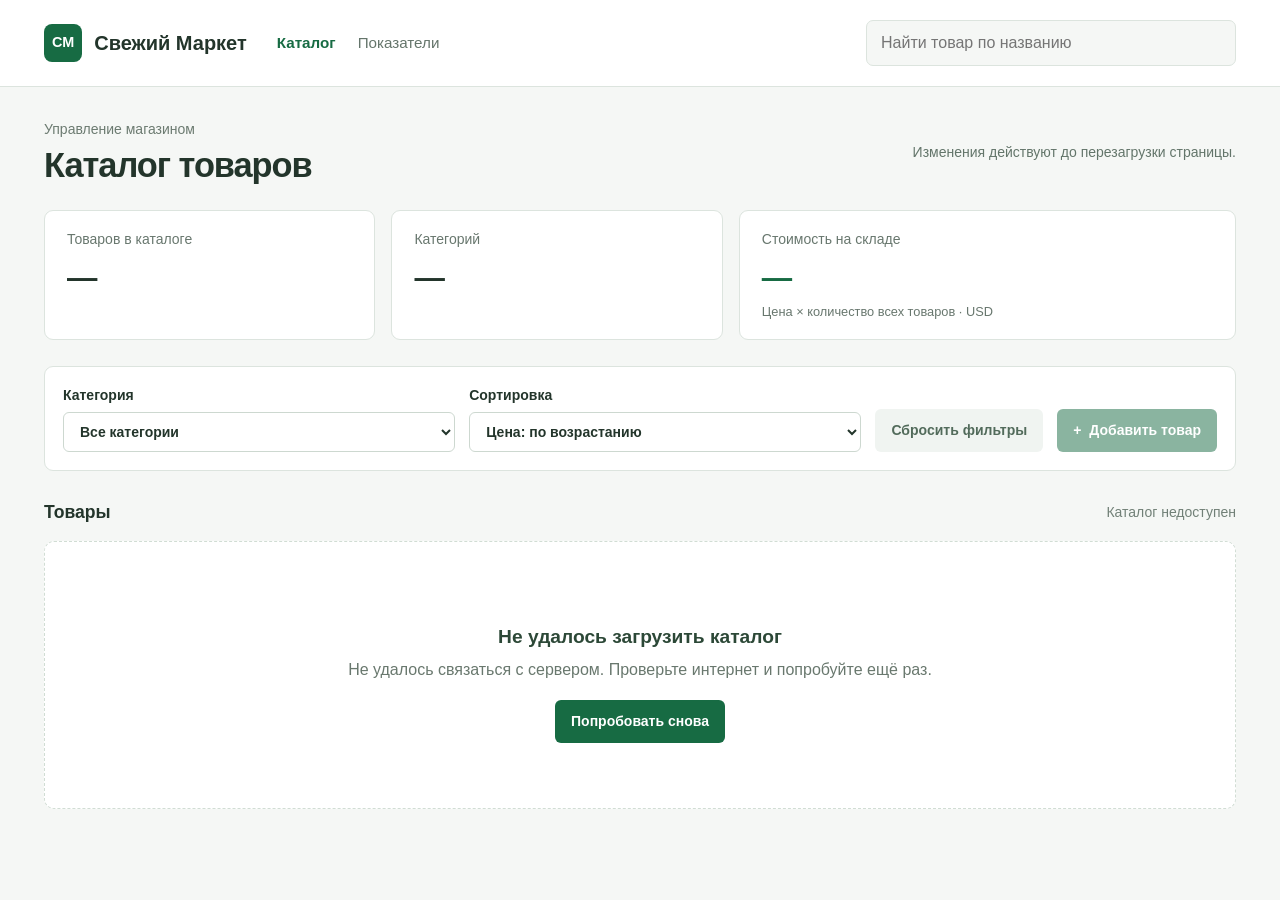
<file: qwe/index.html>
<!DOCTYPE html>
<html lang="ru">
<head>
  <meta charset="UTF-8">
  <meta name="viewport" content="width=device-width, initial-scale=1">
  <meta name="description" content="Свежий Маркет — управление каталогом и запасами товаров.">
  <meta name="theme-color" content="#176b43">
  <title>Свежий Маркет — каталог товаров</title>
  <link rel="icon" type="image/svg+xml" href="data:image/svg+xml,%3Csvg xmlns='http://www.w3.org/2000/svg' viewBox='0 0 32 32'%3E%3Crect width='32' height='32' rx='7' fill='%23176b43'/%3E%3Ctext x='16' y='23' text-anchor='middle' font-family='Arial' font-size='23' font-weight='bold' fill='white'%3EС%3C/text%3E%3C/svg%3E">
  <link rel="stylesheet" href="styles.css">
  <script type="module" src="src/app.js"></script>
</head>
<body>
  <header class="site-header">
    <div class="header-inner">
      <a class="brand" href="#catalog" aria-label="Свежий Маркет — каталог">
        <span class="brand-mark" aria-hidden="true">СМ</span>
        <span>Свежий Маркет</span>
      </a>
      <nav aria-label="Основная навигация">
        <a class="nav-link active" href="#catalog">Каталог</a>
        <a class="nav-link" href="#summary">Показатели</a>
      </nav>
      <label class="search">
        <span class="visually-hidden">Поиск по названию товара</span>
        <input id="search-input" type="search" placeholder="Найти товар по названию" autocomplete="off">
      </label>
    </div>
  </header>

  <main class="container" id="catalog">
    <div class="page-heading">
      <div>
        <p class="eyebrow">Управление магазином</p>
        <h1>Каталог товаров</h1>
      </div>
      <p class="session-note">Изменения действуют до перезагрузки страницы.</p>
    </div>

    <section class="summary" id="summary" aria-label="Показатели всего каталога">
      <div class="metric"><span>Товаров в каталоге</span><strong id="total-products">—</strong></div>
      <div class="metric"><span>Категорий</span><strong id="total-categories">—</strong></div>
      <div class="metric"><span>Стоимость на складе</span><strong id="total-value">—</strong><small>Цена × количество всех товаров · USD</small></div>
    </section>

    <section class="toolbar" aria-label="Управление каталогом">
      <label>Категория<select id="category-filter"><option value="">Все категории</option></select></label>
      <label>Сортировка<select id="sort-select">
        <option value="price-asc">Цена: по возрастанию</option>
        <option value="price-desc">Цена: по убыванию</option>
        <option value="title-asc">Название: А–Я</option>
        <option value="title-desc">Название: Я–А</option>
        <option value="rating-desc">Рейтинг: сначала высокий</option>
        <option value="rating-asc">Рейтинг: сначала низкий</option>
      </select></label>
      <button class="button button-quiet" id="reset-filters" type="button">Сбросить фильтры</button>
      <button class="button button-primary" id="add-product" type="button" disabled><span aria-hidden="true">+</span> Добавить товар</button>
    </section>

    <div class="notification" id="notification" role="status" aria-live="polite" hidden>
      <span id="notification-text"></span>
      <button type="button" id="close-notification" aria-label="Закрыть сообщение">×</button>
    </div>

    <div class="catalog-caption"><h2>Товары</h2><p id="visible-count" aria-live="polite">Загрузка каталога…</p></div>
    <section id="catalog-state" class="catalog-state" aria-live="polite">
      <div class="spinner" aria-hidden="true"></div>
      <h2 id="state-title">Загружаем товары</h2>
      <p id="state-description">Подождите немного.</p>
      <button id="retry-load" class="button button-primary" type="button" hidden>Попробовать снова</button>
    </section>
    <section class="product-grid" id="product-grid" aria-label="Список товаров" aria-busy="true"></section>
    <noscript><p class="catalog-state">Для работы каталога включите JavaScript в браузере.</p></noscript>
  </main>

  <template id="product-card-template">
    <article class="product-card">
      <div class="product-photo">
        <img loading="lazy" width="300" height="200" alt="">
        <span class="product-category"></span>
        <span class="image-placeholder" hidden>Нет фото</span>
      </div>
      <div class="product-content">
        <div class="price-rating"><strong class="product-price"></strong><span class="product-rating"></span></div>
        <h3 class="product-title"></h3>
        <p class="product-brand"></p>
        <div class="stock-row">
          <span>На складе</span>
          <div class="stock-control">
            <button type="button" data-action="decrease-stock" aria-label="Уменьшить количество">−</button>
            <span class="product-stock"></span>
            <button type="button" data-action="increase-stock" aria-label="Увеличить количество">+</button>
          </div>
        </div>
        <div class="card-actions">
          <button class="button button-outline" type="button" data-action="edit">Редактировать</button>
          <button class="button button-delete" type="button" data-action="delete">Удалить</button>
        </div>
      </div>
    </article>
  </template>

  <dialog id="product-dialog" aria-labelledby="form-title">
    <form id="product-form" novalidate>
      <div class="dialog-header"><h2 id="form-title">Добавить товар</h2><button class="dialog-close" id="close-product-dialog" type="button" aria-label="Закрыть форму">×</button></div>
      <p class="form-hint">Название, цена, категория и количество обязательны.</p>
      <div class="form-error" id="form-error" role="alert" hidden></div>
      <label>Название<input name="title" id="product-title" type="text" required autocomplete="off"></label>
      <div class="form-grid">
        <label>Цена, USD<input name="price" id="product-price" type="number" step="any" inputmode="decimal" required></label>
        <label>Количество на складе<input name="stock" id="product-stock" type="number" min="0" step="1" inputmode="numeric" required></label>
        <label>Категория<select name="category" id="product-category" required></select></label>
        <label>Бренд<input name="brand" id="product-brand" type="text" autocomplete="off"></label>
      </div>
      <label>Описание<textarea name="description" id="product-description" rows="3"></textarea></label>
      <div class="dialog-actions"><button class="button button-quiet" id="cancel-product-dialog" type="button">Отмена</button><button class="button button-primary" id="save-product" type="submit">Добавить товар</button></div>
    </form>
  </dialog>

  <dialog id="delete-dialog" class="delete-dialog" aria-labelledby="delete-title">
    <h2 id="delete-title">Удалить товар?</h2>
    <p id="delete-description"></p>
    <p class="form-hint">Товар исчезнет из каталога до перезагрузки страницы.</p>
    <div class="form-error" id="delete-error" role="alert" hidden></div>
    <div class="dialog-actions"><button class="button button-quiet" id="cancel-delete" type="button" autofocus>Отмена</button><button class="button button-danger" id="confirm-delete" type="button">Удалить</button></div>
  </dialog>
</body>
</html>
</file>
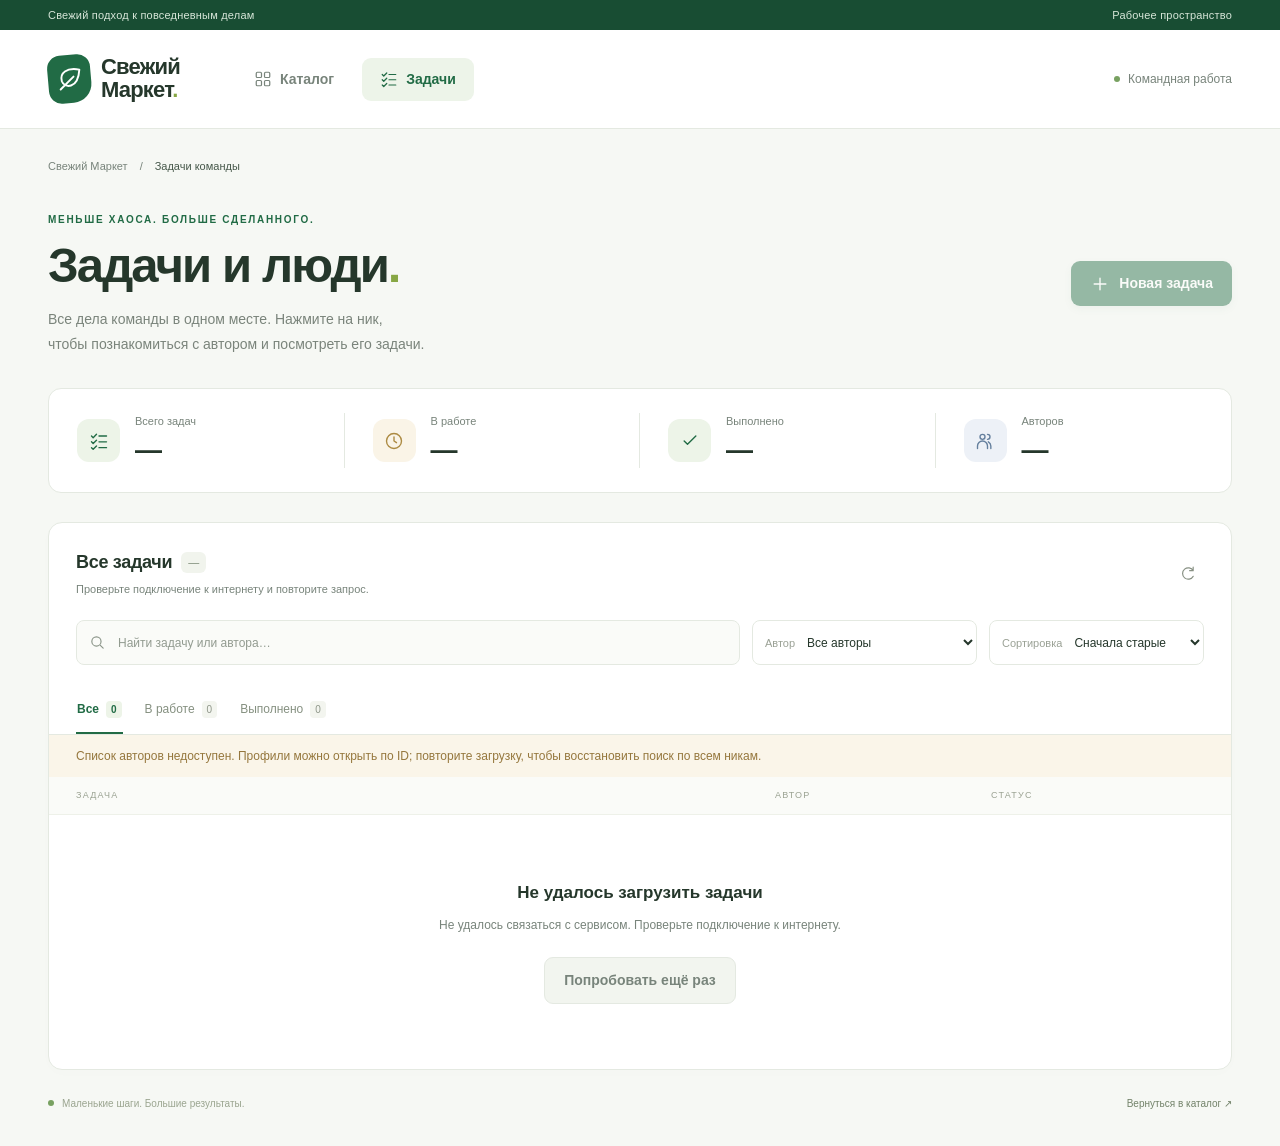
<file: fresh-market/tasks.html>
<!doctype html>
<html lang="ru">
  <head>
    <meta charset="UTF-8" />
    <meta name="viewport" content="width=device-width, initial-scale=1" />
    <meta name="theme-color" content="#216b45" />
    <meta name="description" content="Задачи команды: авторы, профили, поиск, фильтры и сортировка." />
    <title>Задачи команды — Свежий Маркет</title>
    <link rel="icon" href="assets/favicon.svg" type="image/svg+xml" />
    <link rel="stylesheet" href="tasks.css" />
  </head>
  <body>
    <svg class="icons" xmlns="http://www.w3.org/2000/svg" aria-hidden="true">
      <symbol id="i-leaf" viewBox="0 0 24 24"><path d="M20 4C9 2 3 7 5 14c2 6 14 7 15-10ZM4 21 15 10" /></symbol>
      <symbol id="i-grid" viewBox="0 0 24 24"><rect x="3" y="3" width="7" height="7" rx="1.5"/><rect x="14" y="3" width="7" height="7" rx="1.5"/><rect x="3" y="14" width="7" height="7" rx="1.5"/><rect x="14" y="14" width="7" height="7" rx="1.5"/></symbol>
      <symbol id="i-checks" viewBox="0 0 24 24"><path d="m3 6 2 2 4-4m3 2h9M3 13l2 2 4-4m3 2h9M3 20l2 2 4-4m3 2h9"/></symbol>
      <symbol id="i-search" viewBox="0 0 24 24"><circle cx="10.5" cy="10.5" r="6.5"/><path d="m16 16 4 4"/></symbol>
      <symbol id="i-plus" viewBox="0 0 24 24"><path d="M12 5v14M5 12h14"/></symbol>
      <symbol id="i-close" viewBox="0 0 24 24"><path d="m6 6 12 12M6 18 18 6"/></symbol>
      <symbol id="i-arrow" viewBox="0 0 24 24"><path d="M5 12h14m-6-6 6 6-6 6"/></symbol>
      <symbol id="i-edit" viewBox="0 0 24 24"><path d="m15 5 4 4M4 20l5-1L20 8a2.8 2.8 0 0 0-4-4L5 15l-1 5Z"/></symbol>
      <symbol id="i-trash" viewBox="0 0 24 24"><path d="M3 6h18M9 6V3h6v3M5 6l1 15h12l1-15M10 10v7m4-7v7"/></symbol>
      <symbol id="i-people" viewBox="0 0 24 24"><circle cx="9" cy="7" r="3"/><path d="M3 21v-3a6 6 0 0 1 12 0v3m0-17a3 3 0 0 1 0 6m4 11v-3a6 6 0 0 0-3-5"/></symbol>
      <symbol id="i-check" viewBox="0 0 24 24"><path d="m5 12 4 4L19 6"/></symbol>
      <symbol id="i-clock" viewBox="0 0 24 24"><circle cx="12" cy="12" r="9"/><path d="M12 7v5l3 2"/></symbol>
      <symbol id="i-refresh" viewBox="0 0 24 24"><path d="M20 8a8 8 0 1 0 0 8M20 3v5h-5"/></symbol>
    </svg>
    <a class="skip-link" href="#tasks-heading">Перейти к задачам</a>
    <div class="top-strip"><div class="shell"><span>Свежий подход к повседневным делам</span><span>Рабочее пространство</span></div></div>
    <header class="header"><div class="shell header-inner">
      <a class="brand" href="index.html" aria-label="Свежий Маркет — каталог"><span class="brand-mark"><svg class="icon"><use href="#i-leaf"/></svg></span><span>Свежий<br/>Маркет<span class="brand-dot">.</span></span></a>
      <nav class="navigation" aria-label="Главная навигация"><a href="index.html"><svg class="icon"><use href="#i-grid"/></svg>Каталог</a><a href="tasks.html" aria-current="page"><svg class="icon"><use href="#i-checks"/></svg>Задачи</a></nav>
      <span class="workspace-label"><span class="live-dot"></span>Командная работа</span>
    </div></header>
    <main class="shell main">
      <div class="breadcrumb"><a href="index.html">Свежий Маркет</a><span>/</span><span>Задачи команды</span></div>
      <section class="intro" aria-labelledby="tasks-heading">
        <div><p class="eyebrow">МЕНЬШЕ ХАОСА. БОЛЬШЕ СДЕЛАННОГО.</p><h1 id="tasks-heading">Задачи и люди<span>.</span></h1><p class="intro-text">Все дела команды в одном месте. Нажмите на ник,<br class="desktop-break"/> чтобы познакомиться с автором и посмотреть его задачи.</p></div>
        <button class="button primary" id="add-task" disabled><svg class="icon"><use href="#i-plus"/></svg>Новая задача</button>
      </section>
      <section class="stats" aria-label="Статистика задач">
        <div class="stat"><span class="stat-icon green"><svg class="icon"><use href="#i-checks"/></svg></span><div><span class="stat-label">Всего задач</span><strong id="stat-total">—</strong></div></div>
        <div class="stat"><span class="stat-icon amber"><svg class="icon"><use href="#i-clock"/></svg></span><div><span class="stat-label">В работе</span><strong id="stat-active">—</strong></div></div>
        <div class="stat"><span class="stat-icon green"><svg class="icon"><use href="#i-check"/></svg></span><div><span class="stat-label">Выполнено</span><strong id="stat-done">—</strong></div></div>
        <div class="stat"><span class="stat-icon blue"><svg class="icon"><use href="#i-people"/></svg></span><div><span class="stat-label">Авторов</span><strong id="stat-authors">—</strong></div></div>
      </section>
      <section class="board" aria-label="Список задач и фильтры">
        <div class="board-heading"><div><h2>Все задачи <span class="count" id="results-count">—</span></h2><p id="results-description">Загружаем дела вашей команды…</p></div><button id="reload-tasks" class="icon-button" aria-label="Обновить задачи" title="Обновить задачи"><svg class="icon"><use href="#i-refresh"/></svg></button></div>
        <form id="filters" class="filters" role="search">
          <label class="search-field"><svg class="icon" aria-hidden="true"><use href="#i-search"/></svg><span class="sr-only">Поиск по задаче или автору</span><input id="task-search" type="search" placeholder="Найти задачу или автора…" autocomplete="off"/></label>
          <label class="select-field"><span>Автор</span><select id="author-filter" aria-label="Фильтр по автору"><option value="">Все авторы</option></select></label>
          <label class="select-field"><span>Сортировка</span><select id="task-sort" aria-label="Сортировка задач"><option value="id-asc">Сначала старые</option><option value="id-desc">Сначала новые</option><option value="title-asc">Название: А → Я</option><option value="title-desc">Название: Я → А</option><option value="author-asc">По автору</option><option value="status">Сначала невыполненные</option></select></label>
        </form>
        <div class="tabs-row"><div class="status-tabs" role="group" aria-label="Фильтр по статусу"><button class="status-tab selected" data-status="all" aria-pressed="true">Все <span id="tab-all">0</span></button><button class="status-tab" data-status="active" aria-pressed="false">В работе <span id="tab-active">0</span></button><button class="status-tab" data-status="done" aria-pressed="false">Выполнено <span id="tab-done">0</span></button></div><button class="text-button" id="reset-filters" hidden>Сбросить фильтры</button></div>
        <p id="authors-warning" class="inline-warning" role="status" hidden></p>
        <div class="table-labels" aria-hidden="true"><span>ЗАДАЧА</span><span>АВТОР</span><span>СТАТУС</span><span></span></div>
        <div id="task-list" aria-live="polite" aria-busy="true"><div class="loading-state"><span class="spinner"></span><p>Загружаем задачи…</p></div></div>
        <div class="pagination" id="pagination" hidden><span id="page-summary"></span><div><button class="page-button" id="previous-page" aria-label="Предыдущая страница">←</button><span id="page-number"></span><button class="page-button" id="next-page" aria-label="Следующая страница">→</button></div></div>
      </section>
      <footer class="footer"><span><span class="live-dot"></span>Маленькие шаги. Большие результаты.</span><a href="index.html">Вернуться в каталог <span aria-hidden="true">↗</span></a></footer>
      <noscript><p class="inline-warning">Для работы с задачами включите JavaScript в браузере.</p></noscript>
    </main>
    <dialog id="profile-dialog" class="profile-dialog" aria-labelledby="profile-title">
      <div class="profile-header"><span class="eyebrow">ПРОФИЛЬ АВТОРА</span><button class="icon-button" data-close="profile-dialog" aria-label="Закрыть профиль" autofocus><svg class="icon"><use href="#i-close"/></svg></button></div>
      <div id="profile-content"><h2 id="profile-title" class="sr-only">Информация о пользователе</h2></div>
      <div id="profile-notice" class="profile-notice" role="status" hidden></div>
    </dialog>
    <dialog id="task-dialog" class="form-dialog" aria-labelledby="task-form-title">
      <form id="task-form"><div class="form-heading"><h2 id="task-form-title">Новая задача</h2><button type="button" class="icon-button" data-close="task-dialog" aria-label="Закрыть форму"><svg class="icon"><use href="#i-close"/></svg></button></div><label class="form-field">Что нужно сделать?<textarea id="task-title" name="todo" required minlength="2" maxlength="300" rows="3" placeholder="Например, подготовить проект к защите"></textarea></label><label class="form-field">Автор<select id="task-author" name="userId" required></select></label><label class="checkbox-label"><input type="checkbox" id="task-completed" name="completed"/>Задача уже выполнена</label><p class="form-error" id="form-error" role="alert" hidden></p><div class="form-actions"><button type="button" class="button secondary" data-close="task-dialog">Отмена</button><button type="submit" class="button primary" id="save-task">Создать задачу</button></div></form>
    </dialog>
    <dialog id="delete-dialog" class="form-dialog" aria-labelledby="delete-title"><h2 id="delete-title">Удалить задачу?</h2><p id="delete-description" class="delete-description"></p><p class="form-error" id="delete-error" role="alert" hidden></p><div class="form-actions"><button class="button secondary" data-close="delete-dialog">Отмена</button><button id="confirm-delete" class="button danger">Удалить</button></div></dialog>
    <div id="toast" class="toast" role="status" hidden></div>
    <script>
      const list = document.getElementById('task-list');
      if (location.protocol === 'file:') {
        list.innerHTML = '<div class="empty-state"><h3>Откройте сайт через сервер</h3><p>Запустите start.cmd в папке fresh-market и перейдите в раздел «Задачи».</p></div>';
        list.setAttribute('aria-busy', 'false');
      } else {
        import('./src/tasksApp.js').then(module => module.startTasksApp()).catch(() => {
          list.innerHTML = '<div class="empty-state"><h3>Не удалось запустить страницу</h3><p>Обновите страницу. Проверьте, что файлы src/tasksApp.js и src/tasksApi.js доступны.</p><button class="button secondary" onclick="location.reload()">Обновить страницу</button></div>';
          list.setAttribute('aria-busy', 'false');
        });
      }
    </script>
  </body>
</html>
</file>
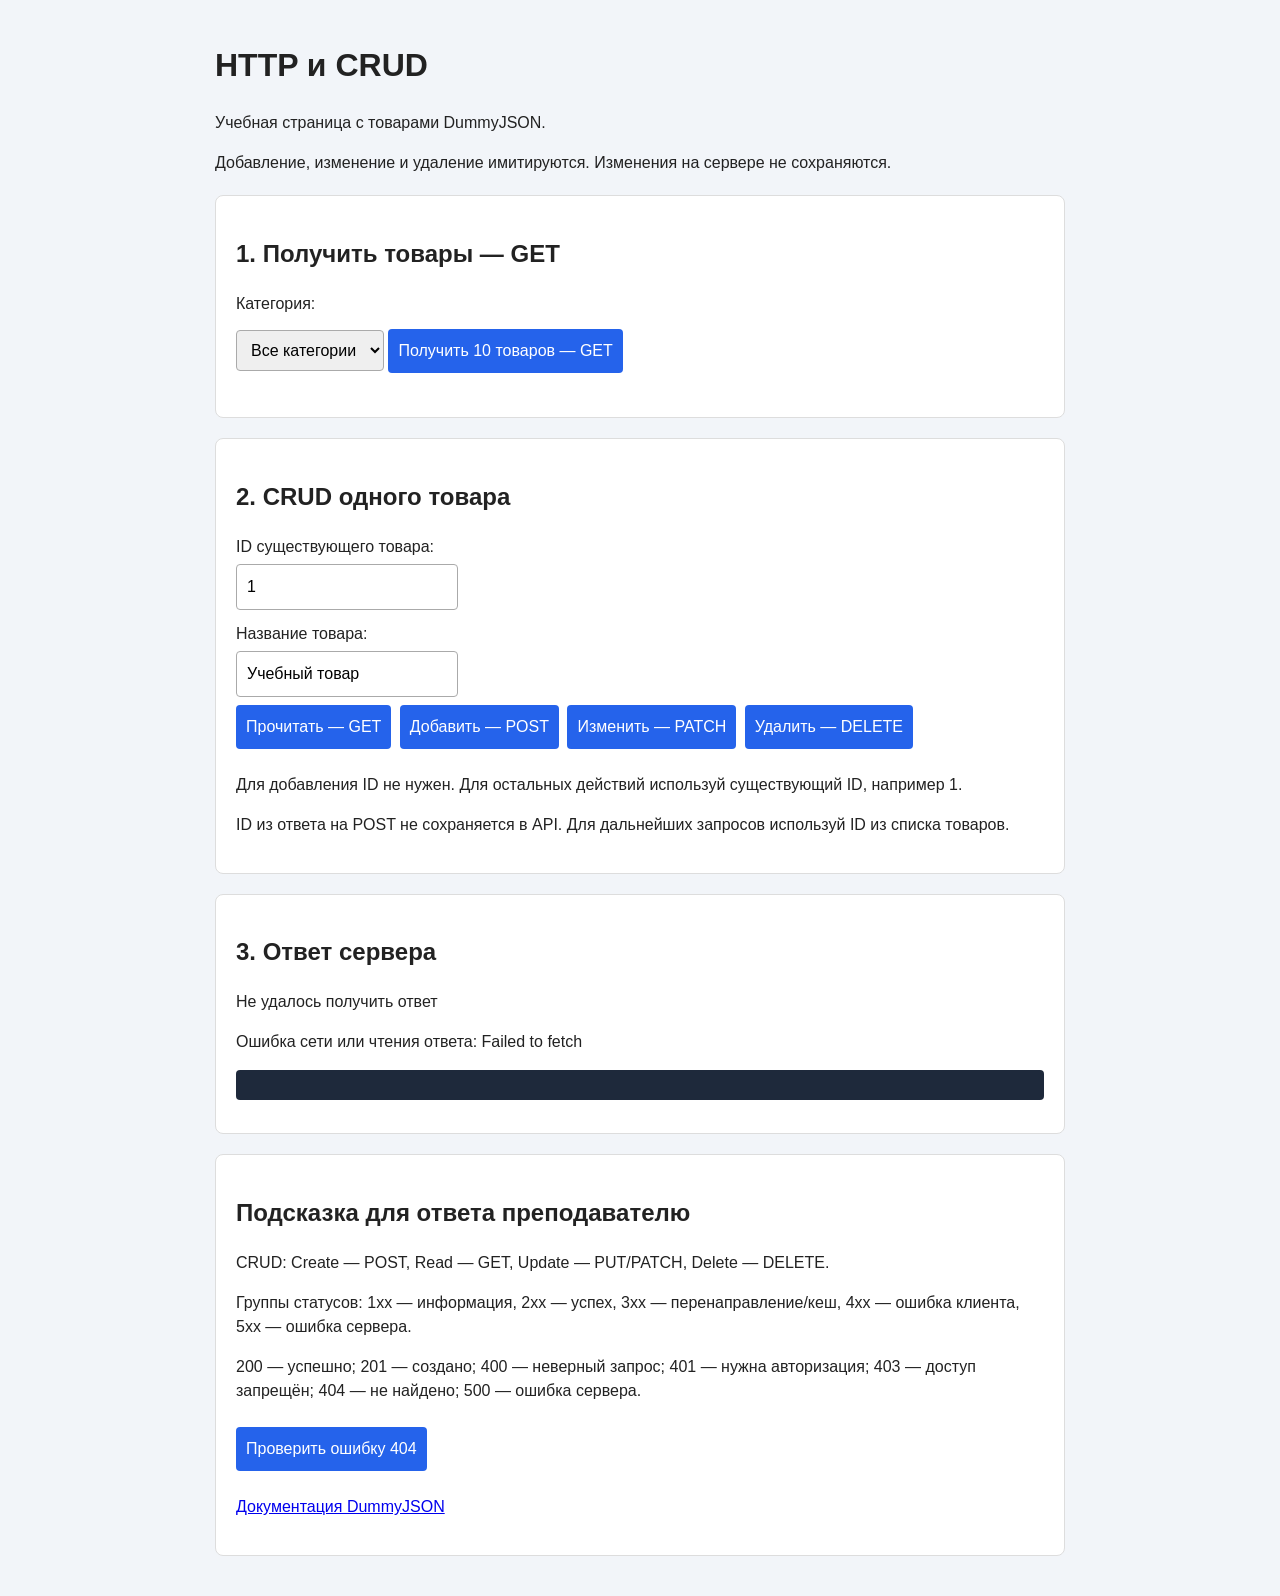
<file: sah/api.html>
<!DOCTYPE html>
<html lang="ru">
<head>
  <meta charset="UTF-8">
  <meta name="viewport" content="width=device-width, initial-scale=1">
  <title>Практика DummyJSON</title>
  <link rel="stylesheet" href="style.css">
  <script src="script.js" defer></script>
</head>
<body>
  <main>
    <h1>HTTP и CRUD</h1>
    <p>Учебная страница с товарами DummyJSON.</p>
    <p>Добавление, изменение и удаление имитируются. Изменения на сервере не сохраняются.</p>

    <section>
      <h2>1. Получить товары — GET</h2>
      <label for="category">Категория:</label>
      <select id="category">
        <option value="">Все категории</option>
      </select>
      <button id="load" type="button">Получить 10 товаров — GET</button>
      <ul id="products"></ul>
    </section>

    <section>
      <h2>2. CRUD одного товара</h2>
      <label for="product-id">ID существующего товара:</label>
      <input id="product-id" type="number" min="1" step="1" value="1">
      <label for="title">Название товара:</label>
      <input id="title" type="text" value="Учебный товар">
      <div>
        <button id="read" type="button">Прочитать — GET</button>
        <button id="create" type="button">Добавить — POST</button>
        <button id="update" type="button">Изменить — PATCH</button>
        <button id="remove" type="button">Удалить — DELETE</button>
      </div>
      <p>Для добавления ID не нужен. Для остальных действий используй существующий ID, например 1.</p>
      <p>ID из ответа на POST не сохраняется в API. Для дальнейших запросов используй ID из списка товаров.</p>
    </section>

    <section>
      <h2>3. Ответ сервера</h2>
      <p id="status" role="status" aria-live="polite">Запрос ещё не отправлен.</p>
      <p id="info" role="status" aria-live="polite"></p>
      <pre id="result"></pre>
    </section>

    <section>
      <h2>Подсказка для ответа преподавателю</h2>
      <p>CRUD: Create — POST, Read — GET, Update — PUT/PATCH, Delete — DELETE.</p>
      <p>Группы статусов: 1xx — информация, 2xx — успех, 3xx — перенаправление/кеш, 4xx — ошибка клиента, 5xx — ошибка сервера.</p>
      <p>200 — успешно; 201 — создано; 400 — неверный запрос; 401 — нужна авторизация; 403 — доступ запрещён; 404 — не найдено; 500 — ошибка сервера.</p>
      <button id="test-error" type="button">Проверить ошибку 404</button>
      <p><a href="https://dummyjson.com/docs/products" target="_blank" rel="noopener noreferrer">Документация DummyJSON</a></p>
    </section>
  </main>
</body>
</html>
</file>
<file: qwe/styles.css>
:root {
  font-family: -apple-system, BlinkMacSystemFont, "Segoe UI", Arial, sans-serif;
  color: #23352b;
  background: #f5f7f5;
  font-synthesis: none;
  --green: #176b43;
  --border: #dce4de;
}
* { box-sizing: border-box; }
body { margin: 0; font-size: 16px; line-height: 1.5; }
button, input, select, textarea { font: inherit; }
button, a, input, select, textarea { -webkit-tap-highlight-color: transparent; }
button { cursor: pointer; }
button:disabled { cursor: wait; opacity: .5; }
a { color: inherit; }
button:focus-visible, a:focus-visible, input:focus-visible, select:focus-visible, textarea:focus-visible { outline: 3px solid #8cc8a6; outline-offset: 3px; }
[hidden] { display: none !important; }
.site-header { background: white; border-bottom: 1px solid var(--border); }
.header-inner { max-width: 1240px; margin: auto; padding: 20px 24px; display: flex; gap: 30px; align-items: center; flex-wrap: wrap; }
.brand { display: flex; gap: 12px; align-items: center; text-decoration: none; font-size: 1.25rem; font-weight: 750; white-space: nowrap; }
.brand-mark { background: var(--green); color: white; border-radius: 8px; padding: 8px; font-size: .9rem; }
nav { display: flex; gap: 22px; }
.nav-link { text-decoration: none; color: #65756b; font-size: .95rem; }
.nav-link.active { color: var(--green); font-weight: 650; }
.search { flex: 1; min-width: 220px; max-width: 370px; margin-left: auto; }
.search input { width: 100%; background: #f5f7f5; border: 1px solid var(--border); border-radius: 7px; padding: 10px 14px; }
.container { max-width: 1240px; margin: auto; padding: 32px 24px 60px; }
.page-heading { display: flex; justify-content: space-between; align-items: center; gap: 24px; margin-bottom: 24px; }
.eyebrow { color: #6c7b71; font-size: .875rem; margin: 0 0 5px; }
h1 { font-size: clamp(1.75rem, 3vw, 2.15rem); line-height: 1.2; margin: 0; letter-spacing: -.03em; }
.session-note { max-width: 325px; font-size: .875rem; color: #63756a; margin: 0; text-align: right; }
.summary { display: grid; grid-template-columns: 1fr 1fr 1.5fr; gap: 16px; margin-bottom: 26px; }
.metric { background: white; border: 1px solid var(--border); padding: 18px 22px; border-radius: 9px; }
.metric span, .metric small { display: block; color: #68776e; }
.metric span { font-size: .875rem; }
.metric strong { display: block; font-size: clamp(1.5rem, 3vw, 1.9rem); line-height: 1.3; margin-top: 8px; overflow-wrap: anywhere; }
.metric:last-child strong { color: var(--green); }
.metric small { font-size: .8rem; margin-top: 4px; }
.toolbar { display: flex; align-items: flex-end; gap: 14px; flex-wrap: wrap; background: white; border: 1px solid var(--border); border-radius: 9px; padding: 18px; }
.toolbar label { flex: 1; min-width: 190px; font-size: .875rem; font-weight: 550; }
select, input, textarea { border: 1px solid #cdd8d0; border-radius: 6px; color: #23352b; background: white; padding: 10px 12px; max-width: 100%; min-width: 0; }
.toolbar select { display: block; width: 100%; margin-top: 6px; }
.button { display: inline-flex; align-items: center; justify-content: center; gap: 8px; min-height: 43px; padding: 10px 15px; border: 1px solid transparent; border-radius: 6px; font-size: .875rem; font-weight: 600; white-space: nowrap; }
.button-primary { color: white; background: var(--green); }
.button-primary:hover:not(:disabled) { background: #105436; }
.button-quiet { background: #f0f4f1; color: #526b5b; }
.button-quiet:hover:not(:disabled) { background: #e5ece7; }
.button-outline { background: white; border-color: #d4dfd7; color: #375a46; }
.button-outline:hover:not(:disabled) { background: #f0f7f2; }
.button-delete { background: white; color: #a34b46; padding-inline: 10px; }
.button-delete:hover:not(:disabled) { background: #fff1ef; }
.button-danger { background: #b64039; color: white; }
.notification { display: flex; align-items: center; justify-content: space-between; gap: 16px; border: 1px solid #b8d8c3; background: #edf8f0; border-radius: 7px; padding: 12px 16px; margin-top: 20px; color: #22613c; }
.notification.error { color: #993c35; border-color: #efc5c0; background: #fff1ef; }
.notification button { border: 0; background: transparent; color: inherit; font-size: 1.5rem; padding: 0 4px; }
.catalog-caption { display: flex; justify-content: space-between; align-items: center; gap: 12px; margin: 28px 0 16px; }
.catalog-caption h2 { font-size: 1.1rem; margin: 0; }
.catalog-caption p { font-size: .875rem; color: #718077; margin: 0; }
.product-grid { display: grid; grid-template-columns: repeat(4, minmax(0, 1fr)); gap: 18px; }
.product-card { min-width: 0; background: white; border: 1px solid var(--border); border-radius: 9px; overflow: hidden; }
.product-photo { position: relative; background: #f0f4f0; height: 185px; display: grid; place-items: center; }
.product-photo img { position: absolute; inset: 0; width: 100%; height: 100%; object-fit: contain; padding: 18px; }
.product-category { position: absolute; top: 10px; left: 10px; right: 10px; width: fit-content; max-width: calc(100% - 20px); background: rgba(255,255,255,.93); border: 1px solid #e0e8e1; border-radius: 4px; padding: 3px 7px; font-size: .75rem; color: #536b5b; overflow: hidden; text-overflow: ellipsis; white-space: nowrap; }
.image-placeholder { color: #87968b; font-size: .875rem; }
.product-content { padding: 16px; }
.price-rating { display: flex; gap: 10px; align-items: center; justify-content: space-between; }
.product-price { color: var(--green); font-size: 1.2rem; }
.product-rating { white-space: nowrap; font-size: .875rem; color: #7d6931; }
.product-title { font-size: 1rem; line-height: 1.4; margin: 10px 0 4px; height: 2.8em; overflow: hidden; display: -webkit-box; -webkit-line-clamp: 2; -webkit-box-orient: vertical; overflow-wrap: anywhere; }
.product-brand { font-size: .875rem; color: #77847b; margin: 0 0 15px; white-space: nowrap; overflow: hidden; text-overflow: ellipsis; }
.stock-row { display: flex; align-items: center; justify-content: space-between; gap: 8px; font-size: .875rem; color: #627168; }
.stock-control { display: flex; align-items: center; gap: 8px; background: #f5f7f5; border: 1px solid #e0e6e1; border-radius: 5px; padding: 2px; }
.stock-control button { width: 30px; height: 30px; color: #346448; background: white; border: 0; border-radius: 3px; font-size: 1.1rem; }
.product-stock { min-width: 30px; text-align: center; color: #2f4938; font-variant-numeric: tabular-nums; }
.card-actions { display: flex; gap: 5px; margin-top: 14px; border-top: 1px solid #edf0ed; padding-top: 14px; }
.card-actions .button { font-size: .8125rem; min-height: 38px; padding: 8px 10px; }
.card-actions .button-outline { flex: 1; }
.catalog-state { text-align: center; padding: 65px 20px; border: 1px dashed #d1ddd4; border-radius: 10px; background: white; color: #69786e; }
.catalog-state h2 { font-size: 1.2rem; color: #2c4837; margin: 16px 0 6px; }
.catalog-state p { margin: 0 0 18px; }
.spinner { width: 30px; height: 30px; border: 3px solid #d8e9de; border-top-color: var(--green); border-radius: 50%; margin: auto; animation: spin 1s linear infinite; }
@keyframes spin { to { transform: rotate(360deg); } }
dialog { width: min(580px, calc(100% - 32px)); max-height: calc(100% - 40px); padding: 28px; border: 1px solid #dae4dd; border-radius: 12px; color: #23352b; overflow: auto; }
dialog::backdrop { background: rgba(19, 38, 25, .42); }
.delete-dialog { width: min(440px, calc(100% - 32px)); }
.dialog-header { display: flex; justify-content: space-between; align-items: center; gap: 12px; }
.dialog-header h2, .delete-dialog h2 { font-size: 1.35rem; margin: 0; }
.dialog-close { border: 0; background: #f0f4f1; width: 34px; height: 34px; border-radius: 5px; font-size: 1.5rem; color: #587260; }
.form-hint { font-size: .875rem; color: #77847a; margin: 10px 0 20px; }
#product-form label { display: block; font-size: .875rem; font-weight: 550; margin-bottom: 16px; }
#product-form input, #product-form select, #product-form textarea { display: block; width: 100%; margin-top: 6px; font-size: 1rem; font-weight: 400; }
textarea { resize: vertical; }
.form-grid { display: grid; grid-template-columns: 1fr 1fr; gap: 0 16px; }
.form-error { background: #fff0ed; border: 1px solid #f0c9c2; padding: 11px 13px; border-radius: 6px; color: #a13e32; font-size: .875rem; margin-bottom: 16px; }
.dialog-actions { display: flex; justify-content: flex-end; gap: 10px; border-top: 1px solid #e7ece8; padding-top: 18px; margin-top: 20px; }
.visually-hidden { position: absolute; width: 1px; height: 1px; padding: 0; margin: -1px; overflow: hidden; clip: rect(0,0,0,0); white-space: nowrap; border: 0; }
@media (max-width: 1080px) {
  .product-grid { grid-template-columns: repeat(3, minmax(0, 1fr)); }
  .header-inner { gap: 20px; }
}
@media (max-width: 800px) {
  .product-grid { grid-template-columns: repeat(2, minmax(0, 1fr)); }
  .header-inner { gap: 16px; }
  .search { max-width: none; flex-basis: 100%; margin: 0; }
  .page-heading { align-items: flex-start; flex-direction: column; gap: 12px; }
  .session-note { text-align: left; max-width: none; }
  .summary { grid-template-columns: 1fr 1fr; }
  .metric:last-child { grid-column: 1 / -1; }
  .toolbar .button { flex: 1; }
}
@media (max-width: 520px) {
  .header-inner { padding: 16px; }
  .brand { font-size: 1.05rem; }
  nav { margin-left: auto; gap: 12px; }
  .nav-link { font-size: .875rem; }
  .container { padding: 24px 16px 40px; }
  .summary { gap: 10px; }
  .metric { padding: 14px; }
  .toolbar { padding: 14px; }
  .toolbar label { min-width: 100%; }
  .product-grid { grid-template-columns: 1fr; gap: 16px; }
  .product-photo { height: 210px; }
  .product-title { height: auto; }
  .catalog-caption { align-items: flex-start; }
  .catalog-caption p { text-align: right; }
  dialog { padding: 20px; }
  .form-grid { grid-template-columns: 1fr; gap: 0; }
}
@media (prefers-reduced-motion: reduce) { .spinner { animation: none; } }

[aria-invalid="true"] { border-color: #bf493e; }
.product-price { min-width: 0; overflow-wrap: anywhere; }
</file>
<file: fresh-market/tasks.css>
:root {
  --green:#216b45;
  --green-dark:#184d33;
  --ink:#25372b;
  --muted:#78847b;
  --line:#e4e9e1;
  --bg:#f6f8f4;
  --red:#b43f3f;
  color-scheme:light;
  font-family:-apple-system,BlinkMacSystemFont,"Segoe UI",sans-serif;
  color:var(--ink);
  background:var(--bg);
  font-size:14px;
  line-height:1.5
}

* {
  box-sizing:border-box
}

body {
  margin:0
}

body:has(dialog[open]) {
  overflow:hidden
}

button,input,select,textarea {
  font:inherit;
  color:inherit
}

button,a,input,select,textarea {
  -webkit-tap-highlight-color:transparent
}

button {
  cursor:pointer
}

button:disabled {
  opacity:.45;
  cursor:not-allowed
}

a {
  color:inherit;
  text-decoration:none
}

button {
  touch-action:manipulation
}

h1,h2,h3,p {
  margin:0
}

button {
  border:0
}

svg {
  flex-shrink:0
}

[hidden] {
  display:none!important
}

:focus-visible {
  outline:3px solid #81a88b;
  outline-offset:4px
}

.icons {
  position:absolute;
  width:0;
  height:0;
  overflow:hidden
}

.icon {
  width:20px;
  height:20px;
  fill:none;
  stroke:currentColor;
  stroke-width:1.65;
  stroke-linecap:round;
  stroke-linejoin:round;
  vertical-align:middle
}

.sr-only {
  position:absolute;
  width:1px;
  height:1px;
  padding:0;
  margin:-1px;
  overflow:hidden;
  clip:rect(0,0,0,0);
  white-space:nowrap;
  border:0
}

.skip-link {
  position:fixed;
  top:-70px;
  left:20px;
  background:white;
  border:2px solid var(--green);
  padding:12px;
  z-index:20
}

.skip-link:focus {
  top:10px
}

.shell {
  width:min(1240px,calc(100% - 96px));
  margin-inline:auto
}

.top-strip {
  background:var(--green-dark);
  color:#d7e6d9;
  font-size:11px;
  letter-spacing:.2px
}

.top-strip>.shell {
  display:flex;
  justify-content:space-between;
  align-items:center;
  min-height:30px
}

.header {
  background:white;
  border-bottom:1px solid var(--line)
}

.header-inner {
  display:flex;
  align-items:center;
  gap:56px;
  min-height:98px
}

.brand {
  display:flex;
  align-items:center;
  gap:10px;
  font-size:22px;
  font-weight:800;
  line-height:1.04;
  letter-spacing:-.8px
}

.brand-mark {
  display:grid;
  place-items:center;
  width:43px;
  height:48px;
  border-radius:13px 13px 19px 13px;
  background:var(--green);
  color:white;
  transform:rotate(-5deg)
}

.brand-mark .icon {
  width:28px;
  height:28px;
  transform:rotate(5deg)
}

.brand-dot {
  color:#87a744
}

.navigation {
  display:flex;
  gap:10px;
  align-self:stretch;
  align-items:center
}

.navigation a {
  display:flex;
  align-items:center;
  gap:8px;
  color:var(--muted);
  font-weight:600;
  padding:11px 18px;
  border-radius:9px
}

.navigation a:hover {
  background:var(--bg);
  color:var(--green)
}

.navigation [aria-current] {
  color:var(--green);
  background:#edf4e9
}

.navigation .icon {
  width:18px;
  height:18px
}

.workspace-label {
  margin-left:auto;
  font-size:12px;
  color:var(--muted);
  display:flex;
  align-items:center;
  gap:8px
}

.live-dot {
  display:inline-block;
  width:6px;
  height:6px;
  border-radius:50%;
  background:#78a161;
  flex-shrink:0
}

.main {
  padding-top:29px
}

.breadcrumb {
  display:flex;
  gap:12px;
  color:var(--muted);
  font-size:11px
}

.breadcrumb a:hover {
  color:var(--green)
}

.breadcrumb>span:last-child {
  color:#46584a
}

.intro {
  display:flex;
  align-items:center;
  justify-content:space-between;
  gap:24px;
  padding:37px 0 32px
}

.eyebrow {
  font-size:10px;
  font-weight:700;
  letter-spacing:1.7px;
  color:var(--green)
}

h1 {
  font-size:clamp(34px,4vw,49px);
  line-height:1.18;
  letter-spacing:-1.9px;
  font-weight:750;
  margin:10px 0 13px
}

h1>span {
  color:#87a744
}

.intro-text {
  font-size:14px;
  line-height:1.75;
  color:#7a847b
}

.button {
  display:inline-flex;
  align-items:center;
  justify-content:center;
  gap:9px;
  padding:12px 19px;
  border-radius:9px;
  font-weight:600;
  min-height:44px;
  white-space:nowrap;
  transition:background .15s,transform .15s
}

.button:active {
  transform:translateY(1px)
}

.primary {
  color:white;
  background:var(--green);
  box-shadow:0 3px 7px #216b4516
}

.primary:hover:not(:disabled) {
  background:var(--green-dark)
}

.secondary {
  background:#f2f5ef;
  border:1px solid var(--line)
}

.secondary:hover {
  background:#e9efe5
}

.danger {
  background:var(--red);
  color:white
}

.stats {
  display:grid;
  grid-template-columns:repeat(4,1fr);
  background:#fff;
  border:1px solid var(--line);
  border-radius:13px;
  padding:24px 0;
  margin-bottom:29px
}

.stat {
  display:flex;
  align-items:center;
  gap:15px;
  padding:0 28px;
  border-right:1px solid var(--line)
}

.stat:last-child {
  border-right:0
}

.stat-icon {
  width:43px;
  height:43px;
  display:grid;
  place-items:center;
  border-radius:12px
}

.green {
  color:var(--green);
  background:#edf4e8
}

.amber {
  color:#ac8a42;
  background:#faf4e7
}

.blue {
  color:#647f9d;
  background:#edf1f7
}

.stat-label {
  display:block;
  color:var(--muted);
  font-size:11px
}

.stat strong {
  display:block;
  font-size:27px;
  line-height:1.3;
  letter-spacing:-.8px;
  font-weight:700;
  margin-top:3px
}

.board {
  background:white;
  border:1px solid var(--line);
  border-radius:14px;
  box-shadow:0 3px 15px #25372b03;
  overflow:hidden
}

.board-heading {
  display:flex;
  align-items:center;
  justify-content:space-between;
  padding:26px 27px 23px
}

.board-heading h2 {
  display:flex;
  align-items:center;
  gap:9px;
  font-size:18px;
  font-weight:650;
  letter-spacing:-.3px
}

.count {
  display:inline-block;
  background:#f1f4ed;
  color:#7a8874;
  padding:2px 7px;
  border-radius:6px;
  font-size:11px;
  font-weight:500
}

.board-heading p {
  font-size:11px;
  color:var(--muted);
  margin-top:5px
}

.icon-button {
  width:34px;
  height:34px;
  border-radius:8px;
  display:inline-grid;
  place-items:center;
  background:transparent;
  color:#879083
}

.icon-button:hover {
  background:#edf3e9;
  color:var(--green)
}

.icon-button .icon {
  width:17px;
  height:17px
}

.filters {
  display:grid;
  grid-template-columns:1fr 225px 215px;
  gap:12px;
  padding:0 27px 21px
}

.search-field {
  display:flex;
  align-items:center;
  gap:10px;
  min-width:0;
  background:#fafbf8;
  border:1px solid var(--line);
  border-radius:8px;
  padding:0 12px;
  color:#8b9589
}

.search-field:focus-within {
  outline:2px solid #b6cbb0;
  border-color:transparent
}

.search-field .icon {
  width:17px;
  height:17px
}

.search-field input {
  border:0;
  outline:0;
  background:transparent;
  width:100%;
  height:43px;
  min-width:0;
  font-size:12px
}

.search-field input::placeholder {
  color:#929b90
}

.select-field {
  display:flex;
  align-items:center;
  gap:8px;
  border:1px solid var(--line);
  border-radius:8px;
  padding-left:12px;
  min-width:0
}

.select-field>span {
  font-size:11px;
  color:#9aa195
}

.select-field select {
  background:transparent;
  border:0;
  outline:0;
  min-width:0;
  width:100%;
  height:43px;
  padding-right:10px;
  cursor:pointer;
  font-size:12px
}

.select-field:focus-within {
  outline:2px solid #b6cbb0
}

.tabs-row {
  display:flex;
  align-items:center;
  justify-content:space-between;
  padding:0 27px;
  border-bottom:1px solid var(--line);
  gap:12px;
  min-height:49px
}

.status-tabs {
  display:flex;
  align-items:stretch;
  gap:21px;
  align-self:stretch
}

.status-tab {
  display:flex;
  align-items:center;
  gap:7px;
  background:transparent;
  border-bottom:2px solid transparent;
  padding:0 1px;
  color:#859080;
  font-size:12px;
  white-space:nowrap
}

.status-tab.selected {
  color:var(--green);
  font-weight:600;
  border-bottom-color:var(--green)
}

.status-tab>span {
  font-size:10px;
  background:#f3f5ef;
  color:#8f978a;
  padding:1px 5px;
  border-radius:4px
}

.status-tab.selected>span {
  background:#edf4e8;
  color:var(--green)
}

.text-button {
  font-size:11px;
  background:transparent;
  color:var(--green);
  padding:6px 0;
  white-space:nowrap
}

.text-button:hover {
  text-decoration:underline
}

.table-labels,.task-row {
  display:grid;
  grid-template-columns:minmax(0,1fr) 200px 132px 65px;
  gap:16px;
  align-items:center;
  padding:0 27px
}

.table-labels {
  min-height:38px;
  background:#fafbf8;
  color:#9aa292;
  font-size:9px;
  letter-spacing:1.2px;
  border-bottom:1px solid #eef1e9
}

.task-row {
  min-height:84px;
  padding-block:15px;
  border-bottom:1px solid #edf0e8;
  transition:background .15s
}

.task-row:last-child {
  border-bottom:0
}

.task-row:hover {
  background:#fcfdfb
}

.task-main {
  display:flex;
  align-items:center;
  gap:14px;
  min-width:0
}

.task-checkbox {
  appearance:none;
  width:19px;
  height:19px;
  flex-shrink:0;
  display:grid;
  place-items:center;
  border:1.5px solid #d5dfd0;
  border-radius:5px;
  margin:0;
  cursor:pointer;
  background:white
}

.task-checkbox:checked {
  background:var(--green);
  border-color:var(--green)
}

.task-checkbox:checked:after {
  content:"";
  width:8px;
  height:4px;
  border:solid white;
  border-width:0 0 1.8px 1.8px;
  transform:translateY(-1px) rotate(-45deg)
}

.task-checkbox:disabled {
  opacity:.5;
  cursor:wait
}

.task-meta {
  font-size:10px;
  color:#a0a795;
  margin-bottom:4px;
  letter-spacing:.5px
}

.task-title {
  font-size:13px;
  line-height:1.5;
  font-weight:500;
  overflow-wrap:anywhere
}

.task-row.is-complete .task-title {
  color:#8e9887;
  text-decoration:line-through;
  text-decoration-color:#c0cbb8
}

.author-button {
  display:flex;
  align-items:center;
  gap:8px;
  min-width:0;
  max-width:100%;
  padding:4px 5px 4px 0;
  background:transparent;
  border-radius:20px;
  text-align:left;
  font-size:11px;
  color:#586f52
}

.author-button:hover {
  color:var(--green);
  text-decoration:underline
}

.author-name {
  overflow:hidden;
  text-overflow:ellipsis;
  white-space:nowrap
}

.avatar {
  display:inline-grid;
  place-items:center;
  flex-shrink:0;
  width:29px;
  height:29px;
  border-radius:50%;
  background:#e9efdd;
  color:#6f8255;
  font-size:10px;
  font-weight:700;
  overflow:hidden
}

.avatar[data-tone="1"] {
  background:#f5eade;
  color:#9c7d57
}

.avatar[data-tone="2"] {
  background:#e9edf7;
  color:#7a83a6
}

.avatar[data-tone="3"] {
  background:#f3e9ee;
  color:#a48192
}

.avatar img {
  width:100%;
  height:100%;
  object-fit:cover
}

.author-button>.icon {
  width:12px;
  height:12px;
  margin-left:2px;
  opacity:.6
}

.status-pill {
  display:inline-flex;
  align-items:center;
  gap:5px;
  font-size:10px;
  border:1px solid #e8e5d7;
  background:#fbf8ef;
  color:#a08d58;
  border-radius:5px;
  padding:4px 7px;
  white-space:nowrap;
  width:fit-content
}

.status-pill:before {
  content:"";
  width:4px;
  height:4px;
  border-radius:50%;
  background:currentColor
}

.status-pill.done {
  background:#eff5e9;
  color:#728e51;
  border-color:#e3ecd9
}

.task-actions {
  display:flex;
  gap:2px
}

.task-actions .icon-button {
  width:29px;
  height:30px
}

.task-actions .icon {
  width:14px;
  height:14px
}

.task-actions .delete-button:hover {
  background:#fcf0ec;
  color:var(--red)
}

.pagination {
  border-top:1px solid var(--line);
  display:flex;
  align-items:center;
  justify-content:space-between;
  padding:18px 27px;
  color:#939d8d;
  font-size:11px
}

.pagination>div {
  display:flex;
  gap:13px;
  align-items:center
}

.page-button {
  background:white;
  border:1px solid var(--line);
  border-radius:6px;
  width:30px;
  height:29px;
  font-size:16px;
  color:#687f5e
}

.page-button:hover:not(:disabled) {
  background:#eff4e9
}

.loading-state,.empty-state {
  padding:65px 25px;
  text-align:center;
  color:var(--muted)
}

.loading-state p {
  font-size:12px;
  margin-top:14px
}

.empty-state h3 {
  font-size:17px;
  color:var(--ink);
  margin-bottom:9px
}

.empty-state p {
  font-size:12px;
  max-width:430px;
  margin-inline:auto;
  line-height:1.8
}

.empty-state .button {
  margin-top:20px
}

.spinner {
  display:inline-block;
  width:23px;
  height:23px;
  border:2px solid #e7ecdf;
  border-top-color:var(--green);
  border-radius:50%;
  animation:spin .8s linear infinite
}

@keyframes spin {
  to {
    transform:rotate(360deg)
  }
}

.footer {
  display:flex;
  align-items:center;
  justify-content:space-between;
  gap:20px;
  padding:26px 0 35px;
  color:#9ba590;
  font-size:10px
}

.footer>span {
  display:flex;
  align-items:center;
  gap:8px
}

.footer a {
  color:#728269
}

.inline-warning {
  background:#faf5e9;
  color:#95773d;
  padding:12px 27px;
  font-size:12px
}

.profile-dialog {
  position:fixed;
  inset:0 0 0 auto;
  margin:0;
  width:50vw;
  max-width:none;
  min-width:560px;
  height:100dvh;
  max-height:100dvh;
  border:0;
  padding:0;
  background:#fbfcf9;
  color:var(--ink);
  box-shadow:-12px 0 70px #14241020;
  overflow:auto
}

.profile-dialog::backdrop,.form-dialog::backdrop {
  background:#1c2d244a;
  backdrop-filter:blur(3px)
}

.profile-header {
  position:sticky;
  top:0;
  z-index:1;
  display:flex;
  align-items:center;
  justify-content:space-between;
  background:#fbfcf9f5;
  border-bottom:1px solid var(--line);
  padding:20px 30px
}

.profile-header>.eyebrow {
  font-size:10px;
  letter-spacing:1.5px;
  color:#7c8c70
}

.profile-body {
  padding:31px
}

.profile-identity {
  display:flex;
  align-items:center;
  gap:18px;
  margin-bottom:28px
}

.profile-avatar {
  width:76px;
  height:76px;
  border-radius:23px;
  font-size:26px;
  background:#eaf0df;
  border:4px solid white;
  box-shadow:0 2px 8px #25372b0c
}

.profile-identity h2 {
  font-size:24px;
  line-height:1.3;
  letter-spacing:-.5px
}

.profile-nick {
  font-size:13px;
  color:var(--green);
  margin-top:4px
}

.profile-id {
  font-size:10px;
  color:var(--muted);
  display:block;
  margin-top:5px
}

.profile-section {
  margin-bottom:25px
}

.profile-section h3 {
  font-size:11px;
  letter-spacing:1px;
  color:#8c987f;
  font-weight:600;
  text-transform:uppercase;
  margin-bottom:14px
}

.details-grid {
  display:grid;
  grid-template-columns:1fr 1fr;
  gap:19px 22px;
  padding:22px;
  background:white;
  border:1px solid var(--line);
  border-radius:10px
}

.detail dt {
  font-size:10px;
  color:#93a087;
  margin-bottom:4px
}

.detail dd {
  margin:0;
  font-size:12px;
  overflow-wrap:anywhere;
  color:#4f6247
}

.detail a {
  color:var(--green)
}

.detail a:hover {
  text-decoration:underline
}

.detail.wide {
  grid-column:1/-1
}

.profile-tasks-heading {
  display:flex;
  align-items:center;
  justify-content:space-between;
  margin:30px 0 14px
}

.profile-tasks-heading h3 {
  font-size:17px;
  letter-spacing:-.3px
}

.profile-task-controls {
  display:flex;
  gap:8px;
  margin-bottom:12px
}

.profile-task-controls select {
  border:1px solid var(--line);
  border-radius:7px;
  padding:8px;
  background:white;
  font-size:11px;
  min-width:0;
  flex:1
}

.profile-task-search {
  margin-bottom:10px
}

.profile-task-list {
  background:white;
  border:1px solid var(--line);
  border-radius:10px;
  overflow:hidden
}

.profile-task {
  display:flex;
  align-items:flex-start;
  gap:12px;
  padding:16px;
  border-bottom:1px solid #eef1e8
}

.profile-task:last-child {
  border:0
}

.profile-task-title {
  font-size:12px;
  line-height:1.6
}

.profile-task .task-checkbox {
  margin-top:3px;
  width:17px;
  height:17px
}

.profile-task-meta {
  display:flex;
  gap:9px;
  align-items:center;
  margin-top:7px;
  color:#a3ac9b;
  font-size:10px
}

.profile-task.is-complete .profile-task-title {
  text-decoration:line-through;
  color:#92a085
}

.profile-tasks-heading .text-button {
  display:flex;
  gap:5px;
  align-items:center;
  font-size:11px
}

.profile-tasks-heading .icon {
  width:13px;
  height:13px
}

.profile-error {
  padding:40px 30px
}

.form-dialog {
  width:min(460px,calc(100% - 32px));
  border:1px solid var(--line);
  border-radius:17px;
  padding:27px;
  color:var(--ink);
  background:white;
  max-height:90dvh
}

.form-heading {
  display:flex;
  align-items:center;
  justify-content:space-between;
  gap:20px;
  margin-bottom:21px
}

.form-heading h2,.form-dialog>h2 {
  font-size:21px;
  letter-spacing:-.6px
}

.form-field {
  display:flex;
  flex-direction:column;
  gap:8px;
  font-size:12px;
  margin-bottom:18px;
  font-weight:500
}

.form-field textarea,.form-field select {
  padding:11px 12px;
  border:1px solid var(--line);
  border-radius:8px;
  background:#fcfdfb;
  resize:vertical;
  width:100%;
  font-size:13px
}

.checkbox-label {
  display:flex;
  align-items:center;
  gap:8px;
  font-size:12px;
  color:var(--muted)
}

.checkbox-label input {
  accent-color:var(--green);
  width:16px;
  height:16px
}

.form-actions {
  display:flex;
  justify-content:flex-end;
  gap:9px;
  margin-top:26px
}

.form-error {
  color:var(--red);
  font-size:12px;
  margin-top:16px;
  line-height:1.7
}

.delete-description {
  font-size:13px;
  color:var(--muted);
  margin-top:15px;
  overflow-wrap:anywhere
}

.toast {
  position:fixed;
  bottom:25px;
  left:50%;
  transform:translateX(-50%);
  background:var(--green-dark);
  color:white;
  border-radius:10px;
  padding:13px 21px;
  box-shadow:0 5px 25px #183a2925;
  z-index:10;
  font-size:12px;
  max-width:calc(100% - 30px)
}

@media(min-width:1500px) {
  .shell {
    width:min(1320px,calc(100% - 120px))
  }
  .task-row {
    min-height:88px
  }
  .intro {
    padding-top:45px;
    padding-bottom:40px
  }
}

@media(max-width:1100px) {
  .shell {
    width:calc(100% - 48px)
  }
  .header-inner {
    gap:30px
  }
  .filters {
    grid-template-columns:1fr 180px 195px
  }
  .table-labels,.task-row {
    grid-template-columns:minmax(0,1fr) 160px 110px 60px;
    gap:12px
  }
  .stat {
    padding:0 20px;
    gap:11px
  }
  .stat-icon {
    width:37px;
    height:37px
  }
  .profile-dialog {
    width:55vw;
    min-width:520px
  }
}

@media(max-width:800px) {
  .shell {
    width:calc(100% - 36px)
  }
  .header-inner {
    min-height:82px;
    gap:24px
  }
  .brand {
    font-size:18px
  }
  .brand-mark {
    width:37px;
    height:42px
  }
  .navigation a {
    padding:9px 12px;
    font-size:12px
  }
  .workspace-label {
    display:none
  }
  .intro {
    padding:27px 0;
    align-items:flex-start
  }
  .intro .button {
    margin-top:35px;
    font-size:12px
  }
  .intro-text {
    font-size:12px
  }
  .eyebrow {
    font-size:9px;
    letter-spacing:1.2px
  }
  .stats {
    padding:19px 0
  }
  .stat {
    padding:0 14px;
    gap:8px
  }
  .stat-icon {
    width:31px;
    height:31px;
    border-radius:9px
  }
  .stat-icon .icon {
    width:17px;
    height:17px
  }
  .stat strong {
    font-size:22px
  }
  .stat-label {
    font-size:10px
  }
  .filters {
    grid-template-columns:1fr 1fr
  }
  .search-field {
    grid-column:1/-1
  }
  .table-labels {
    display:none
  }
  .task-row {
    grid-template-columns:minmax(0,1fr) 140px 60px;
    gap:8px;
    padding-inline:22px
  }
  .task-row>.status-pill {
    display:none
  }
  .task-main {
    gap:10px
  }
  .task-title {
    font-size:12px
  }
  .board-heading {
    padding:22px
  }
  .filters {
    padding-inline:22px
  }
  .tabs-row {
    padding-inline:22px
  }
  .profile-dialog {
    width:70vw;
    min-width:500px
  }
}

@media(max-width:540px) {
  .shell {
    width:calc(100% - 28px)
  }
  .top-strip>.shell {
    justify-content:center;
    font-size:10px
  }
  .top-strip>.shell>span:last-child {
    display:none
  }
  .header-inner {
    justify-content:space-between;
    gap:16px
  }
  .brand {
    font-size:17px;
    gap:8px
  }
  .brand-mark {
    width:33px;
    height:38px
  }
  .brand-mark .icon {
    width:24px;
    height:24px
  }
  .navigation {
    gap:2px
  }
  .navigation a {
    font-size:11px;
    padding:9px 10px;
    gap:5px
  }
  .navigation .icon {
    width:15px;
    height:15px
  }
  .main {
    padding-top:22px
  }
  .breadcrumb {
    font-size:10px
  }
  .intro {
    display:block;
    padding:25px 0
  }
  .intro h1 {
    font-size:37px;
    letter-spacing:-1.3px
  }
  .intro .button {
    margin-top:21px;
    width:100%;
    font-size:13px
  }
  .intro-text {
    font-size:12px
  }
  .desktop-break {
    display:none
  }
  .stats {
    grid-template-columns:1fr 1fr;
    padding:0;
    margin-bottom:23px
  }
  .stat {
    padding:18px 20px;
    gap:13px;
    border-bottom:1px solid var(--line)
  }
  .stat:nth-child(2) {
    border-right:0
  }
  .stat:nth-child(n+3) {
    border-bottom:0
  }
  .stat-icon {
    width:35px;
    height:35px
  }
  .stat-label {
    font-size:10px
  }
  .stat strong {
    font-size:24px
  }
  .board-heading {
    padding:21px 16px 18px
  }
  .board-heading h2 {
    font-size:17px
  }
  .filters {
    padding:0 16px 16px;
    gap:8px
  }
  .select-field {
    padding-left:8px;
    gap:3px
  }
  .select-field>span {
    display:none
  }
  .select-field select {
    font-size:11px
  }
  .tabs-row {
    padding:0 16px;
    min-height:47px;
    flex-wrap:wrap;
    gap:0
  }
  .status-tabs {
    gap:17px;
    min-height:47px
  }
  .status-tab {
    font-size:11px
  }
  .text-button {
    font-size:10px
  }
  .task-row {
    grid-template-columns:minmax(0,1fr) 58px;
    padding:16px;
    gap:8px;
    min-height:105px
  }
  .task-main {
    grid-column:1;
    grid-row:1
  }
  .task-row>.author-button {
    grid-column:1;
    grid-row:2;
    margin-left:29px;
    font-size:10px;
    justify-self:start
  }
  .task-row .avatar {
    width:21px;
    height:21px;
    font-size:8px
  }
  .task-actions {
    grid-column:2;
    grid-row:1/3;
    align-self:center
  }
  .task-checkbox {
    width:18px;
    height:18px
  }
  .task-title {
    font-size:12px
  }
  .task-meta {
    font-size:9px
  }
  .pagination {
    padding:16px;
    font-size:10px
  }
  .pagination>div {
    gap:9px
  }
  .footer {
    align-items:flex-start;
    gap:12px;
    font-size:9px;
    padding:22px 0
  }
  .footer>span {
    max-width:175px
  }
  .profile-dialog {
    width:100%;
    min-width:0
  }
  .profile-header {
    padding:17px 20px
  }
  .profile-body {
    padding:24px 20px
  }
  .profile-identity h2 {
    font-size:22px
  }
  .details-grid {
    gap:17px 15px;
    padding:18px
  }
  .profile-task-controls {
    gap:6px
  }
  .profile-task-controls select {
    font-size:10px
  }
  .profile-avatar {
    width:66px;
    height:66px
  }
  .form-dialog {
    padding:23px
  }
  .form-actions .button {
    padding-inline:14px;
    font-size:12px
  }
}

@media(prefers-reduced-motion:reduce) {
  *,*::before,*::after {
    scroll-behavior:auto!important;
    transition:none!important;
    animation-duration:.01ms!important;
    animation-iteration-count:1!important
  }
}

.profile-notice {
  position:fixed;
  right:24px;
  bottom:24px;
  max-width:min(460px,calc(100vw - 48px));
  background:var(--green-dark);
  color:white;
  box-shadow:0 5px 25px #183a2925;
  border-radius:10px;
  padding:13px 20px;
  z-index:5;
  font-size:12px
}
</file>
<file: sah/style.css>
* {
  box-sizing: border-box;
}

body {
  margin: 0;
  padding: 20px;
  font-family: Arial, sans-serif;
  line-height: 1.5;
  color: #222;
  background: #f2f5f9;
}

main {
  max-width: 850px;
  margin: 0 auto;
}

section {
  margin: 20px 0;
  padding: 20px;
  background: white;
  border: 1px solid #ddd;
  border-radius: 8px;
}

label {
  display: block;
  margin: 12px 0 5px;
}

input, select, button {
  max-width: 100%;
  padding: 10px;
  font: inherit;
  border-radius: 4px;
}

input, select {
  border: 1px solid #aaa;
}

button {
  margin: 8px 4px 8px 0;
  border: 0;
  color: white;
  background: #2563eb;
  cursor: pointer;
}

button:hover {
  background: #1d4ed8;
}

button:disabled {
  opacity: 0.5;
  cursor: wait;
}

pre {
  max-height: 350px;
  padding: 15px;
  overflow: auto;
  color: #f8fafc;
  background: #1e293b;
  border-radius: 4px;
}

li {
  margin: 8px 0;
}

@media (max-width: 500px) {
  body {
    padding: 10px;
  }

  section {
    padding: 15px;
  }

  input, select {
    width: 100%;
  }
}
</file>
